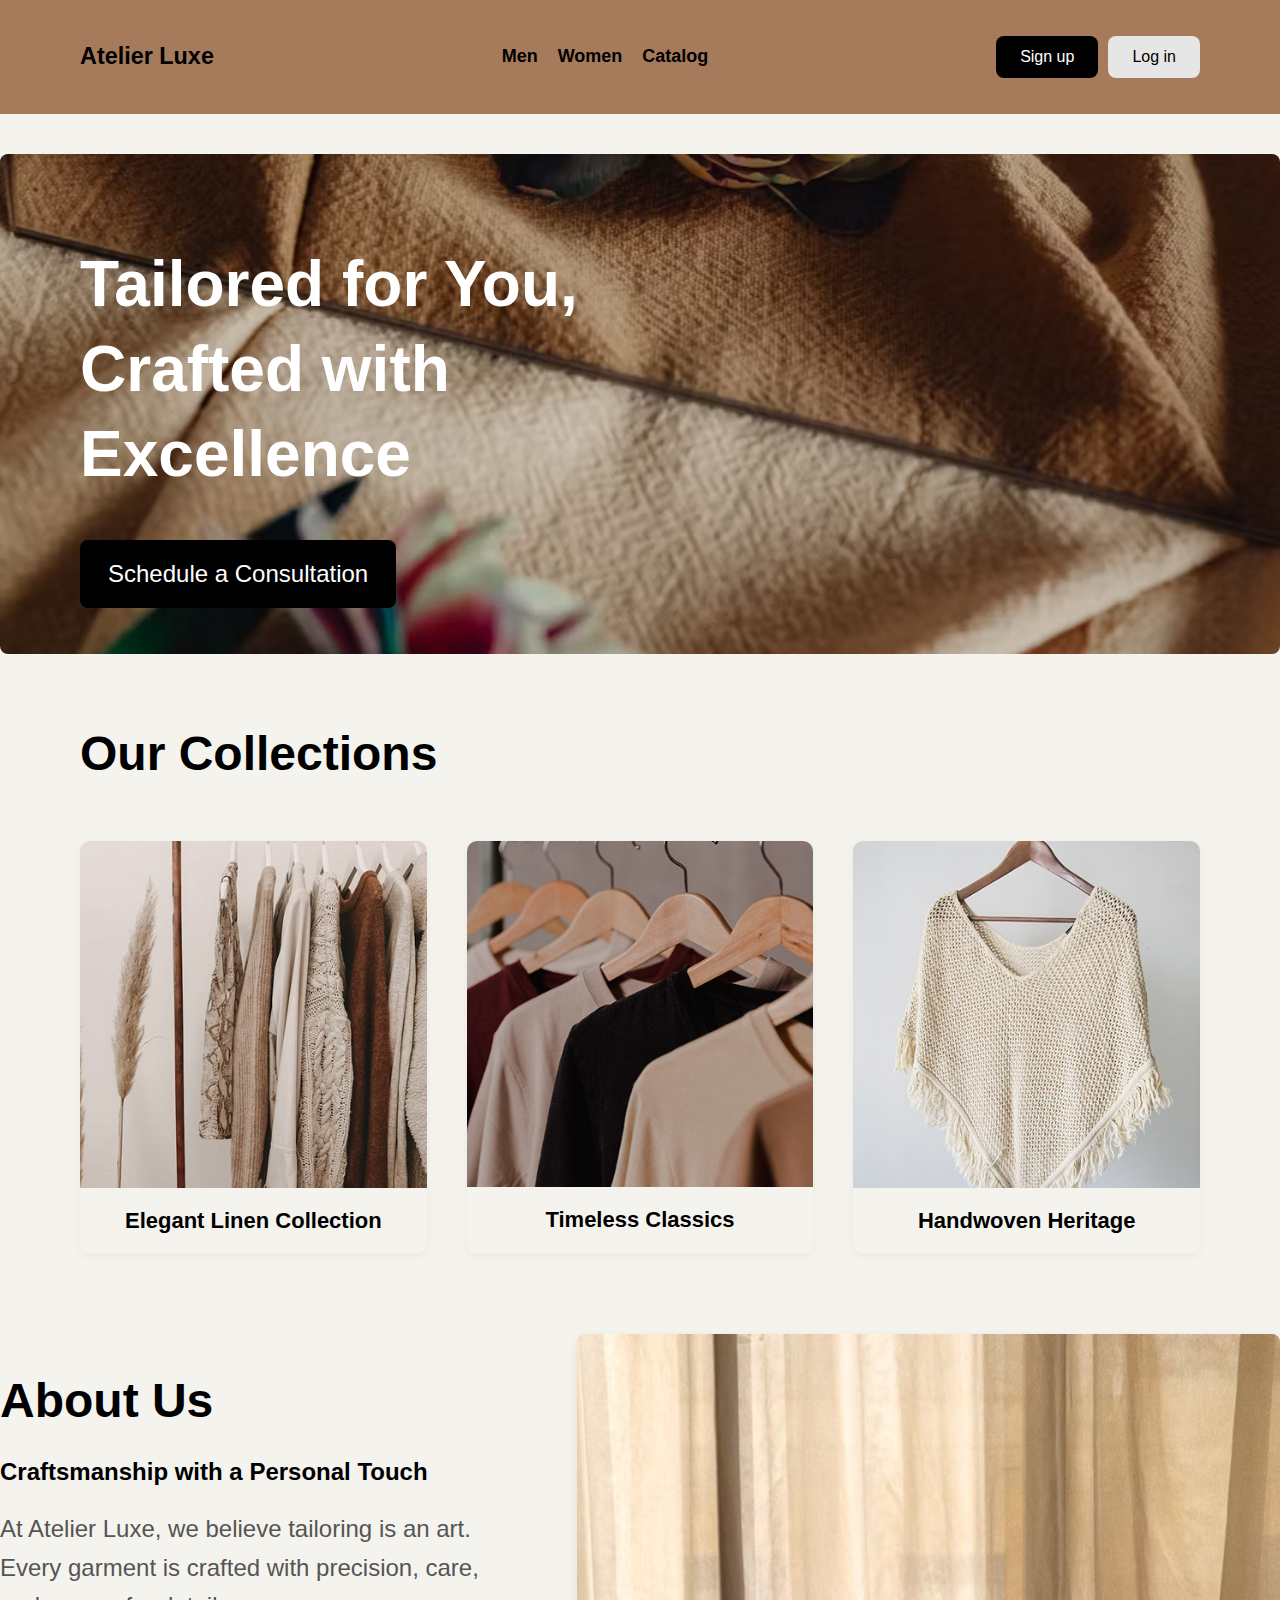
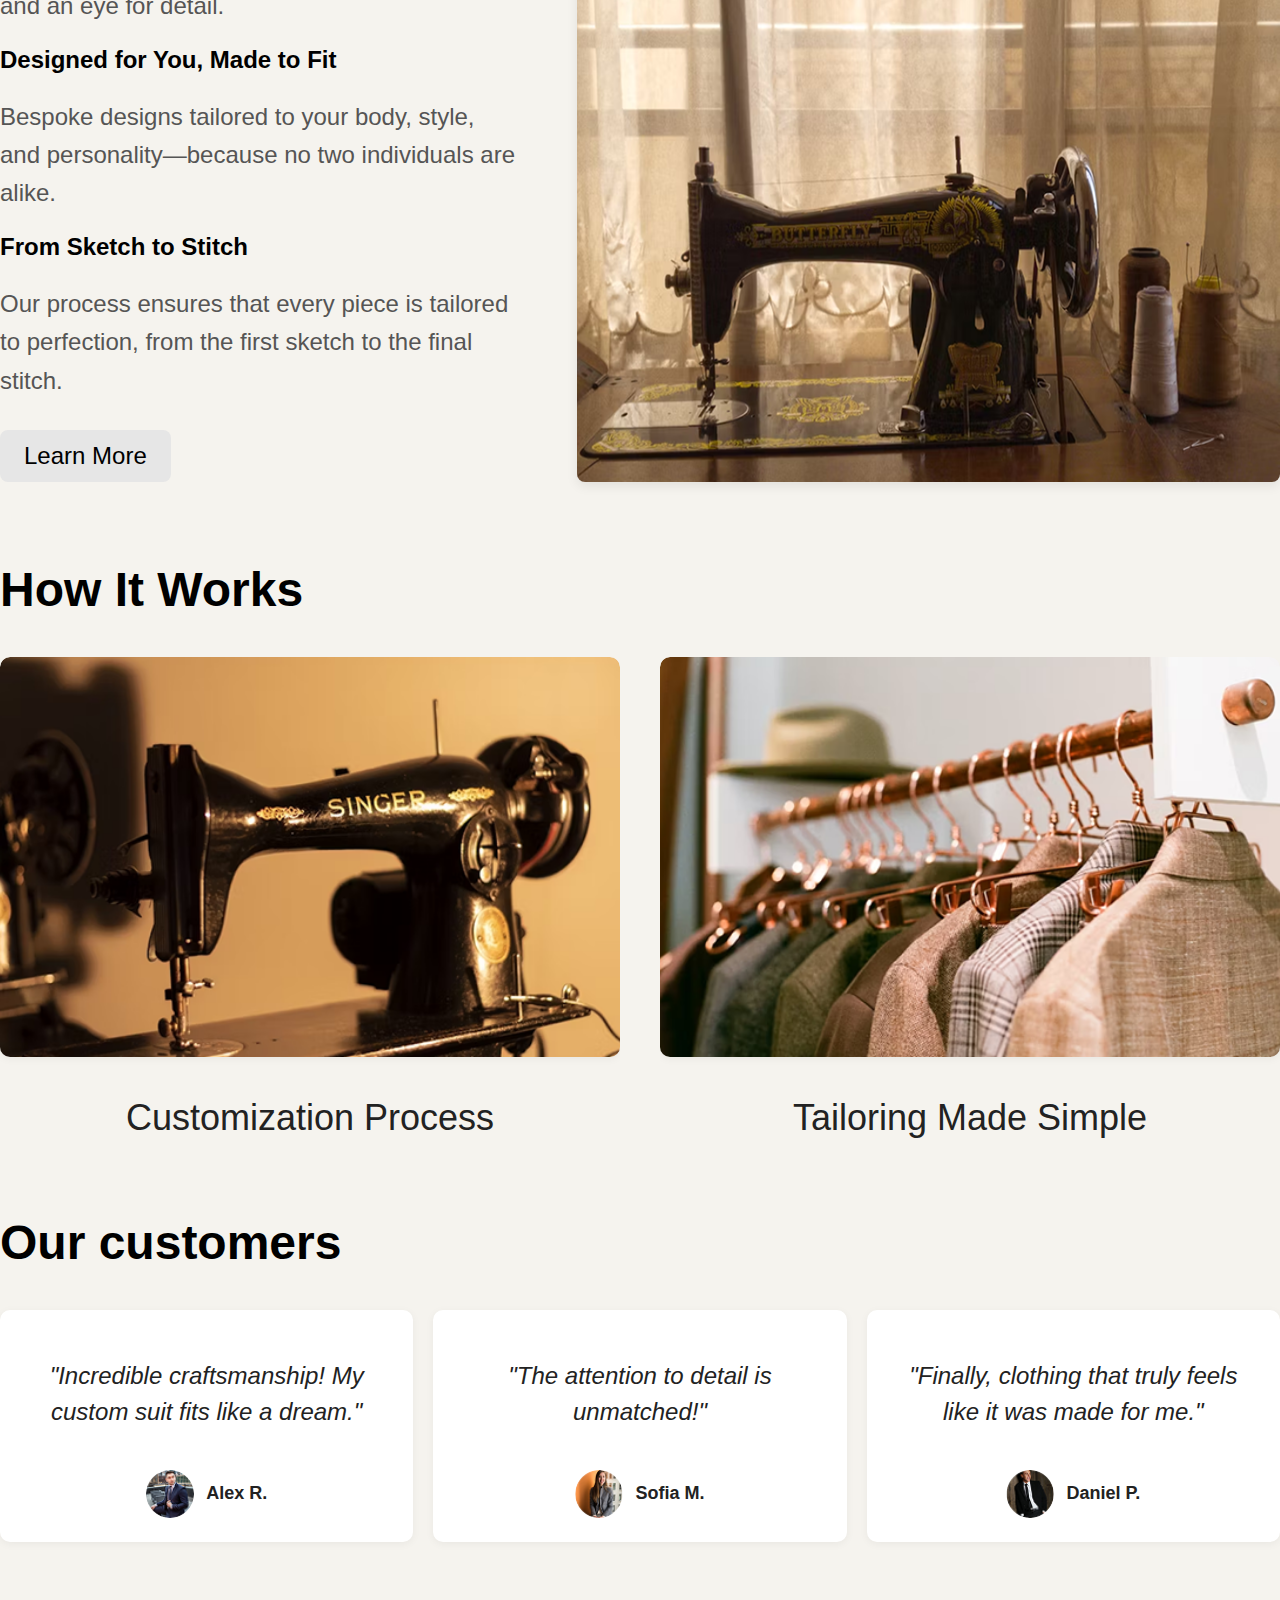
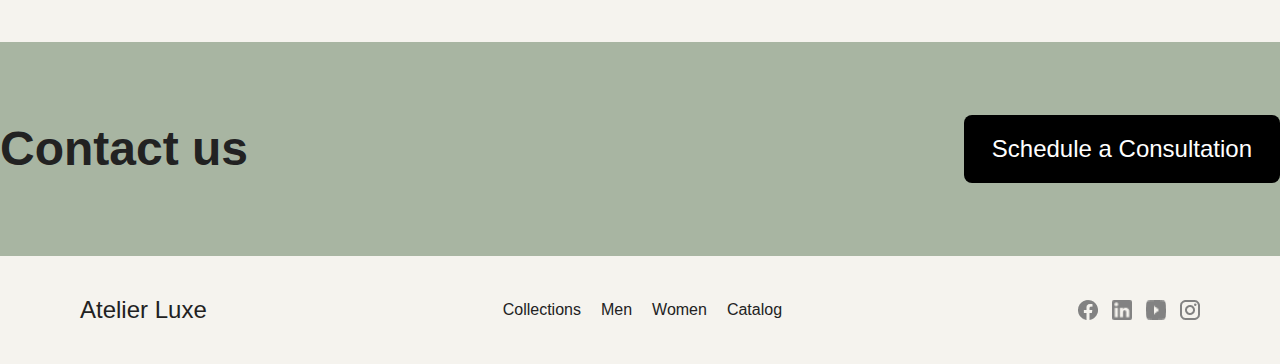
<file: Landing page/index.html>
<!DOCTYPE html>
<html lang="en">
<head>
    <meta charset="UTF-8">
    <meta name="viewport" content="width=device-width, initial-scale=1.0">
    <title>Atelier Luxe</title>
    <link rel="stylesheet" href="styles.css">
</head>
<body>

    <header class="header">
        <div class="container header-inner">
          <div class="logo"><h3>Atelier Luxe</h3></div>
          <nav class="nav">
            <a href="#collections">Men</a>
            <a href="#collections">Women</a>
            <a href="#collections">Catalog</a>
          </nav>
          <div class="auth-buttons">
            <button class="signup">Sign up</button>
            <button class="login">Log in</button>
          </div>
        </div>
    </header>
    
    <section class="hero container">
        <div class="hero-content">
            <h1>Tailored for You, Crafted with Excellence</h1>
            <button class="primary-btn">Schedule a Consultation</button>
        </div>
    </section>

    <section class="collections">
        <div class="collections-content">
          <h1>Our Collections</h1>
          <div class="collection-cards">
            <div class="collection-card">
              <img src="collection1.png" alt="Elegant Linen Collection">
              <h3>Elegant Linen Collection</h3>
            </div>
            <div class="collection-card">
              <img src="collection2.png" alt="Timeless Classics">
              <h3>Timeless Classics</h3>
            </div>
            <div class="collection-card">
              <img src="collection3.png" alt="Handwoven Heritage">
              <h3>Handwoven Heritage</h3>
            </div>
          </div>
        </div>
    </section>

    <section class="about-section">
        <div class="about-text">
            <h2>About Us</h2>
            <h3>Craftsmanship with a Personal Touch</h3>
            <p>At Atelier Luxe, we believe tailoring is an art. Every garment is crafted with precision, care, and an eye for detail.</p>
            <h3>Designed for You, Made to Fit</h3>
            <p>Bespoke designs tailored to your body, style, and personality—because no two individuals are alike.</p>
            <h3>From Sketch to Stitch</h3>
            <p>Our process ensures that every piece is tailored to perfection, from the first sketch to the final stitch.</p>
            <button class="secondary-btn">Learn More</button>
        </div>
        <img src="aboutus.png" alt="Sewing Machine">
    </section>

    <section class="how-it-works">
        <h2>How It Works</h2>
        <div class="how-it-works-container">
            <div class="how-card">
                <img src="process1.png" alt="Customization Process">
                <p>Customization Process</p>
            </div>
            <div class="how-card">
                <img src="process2.png" alt="Tailoring Made Simple">
                <p>Tailoring Made Simple</p>
            </div>
        </div>
    </section>

    <section class="testimonials">
        <h2>Our customers</h2>
        <div class="testimonial-container">
            <div class="customer-quote">
                <p>"Incredible craftsmanship! My custom suit fits like a dream."</p>
                <div class="customer-avatar">
                    <img src="avatar1.png" alt="Alex R.">
                    <span>Alex R.</span>
                </div>
            </div>
            <div class="customer-quote">
                <p>"The attention to detail is unmatched!"</p>
                <div class="customer-avatar">
                    <img src="avatar2.png" alt="Sofia M.">
                    <span>Sofia M.</span>
                </div>
            </div>
            <div class="customer-quote">
                <p>"Finally, clothing that truly feels like it was made for me."</p>
                <div class="customer-avatar">
                    <img src="avatar3.png" alt="Daniel P.">
                    <span>Daniel P.</span>
                </div>
            </div>
        </div>
    </section>

    <section class="contact">
        <div class="contact-inner">
        <h2>Contact us</h2>
        <button class="primary-btn">Schedule a Consultation</button>
        </div>
    </section>

    <footer>
        <div class="footer-inner">
          <div class="footer-logo">Atelier Luxe</div>
          
          <nav class="footer-nav">
            <a href="#collections">Collections</a>
            <a href="#collections">Men</a>
            <a href="#collections">Women</a>
            <a href="#collections">Catalog</a>
          </nav>
      
          <div class="social-icons">
            <img src="FB_Icon.png" alt="Facebook">
            <img src="In_Icon.png" alt="LinkedIn">
            <img src="YT_Icon.png" alt="YouTube">
            <img src="Inst_Icon.png" alt="Instagram">
          </div>
        </div>
      </footer>
</body>
</html>
</file>
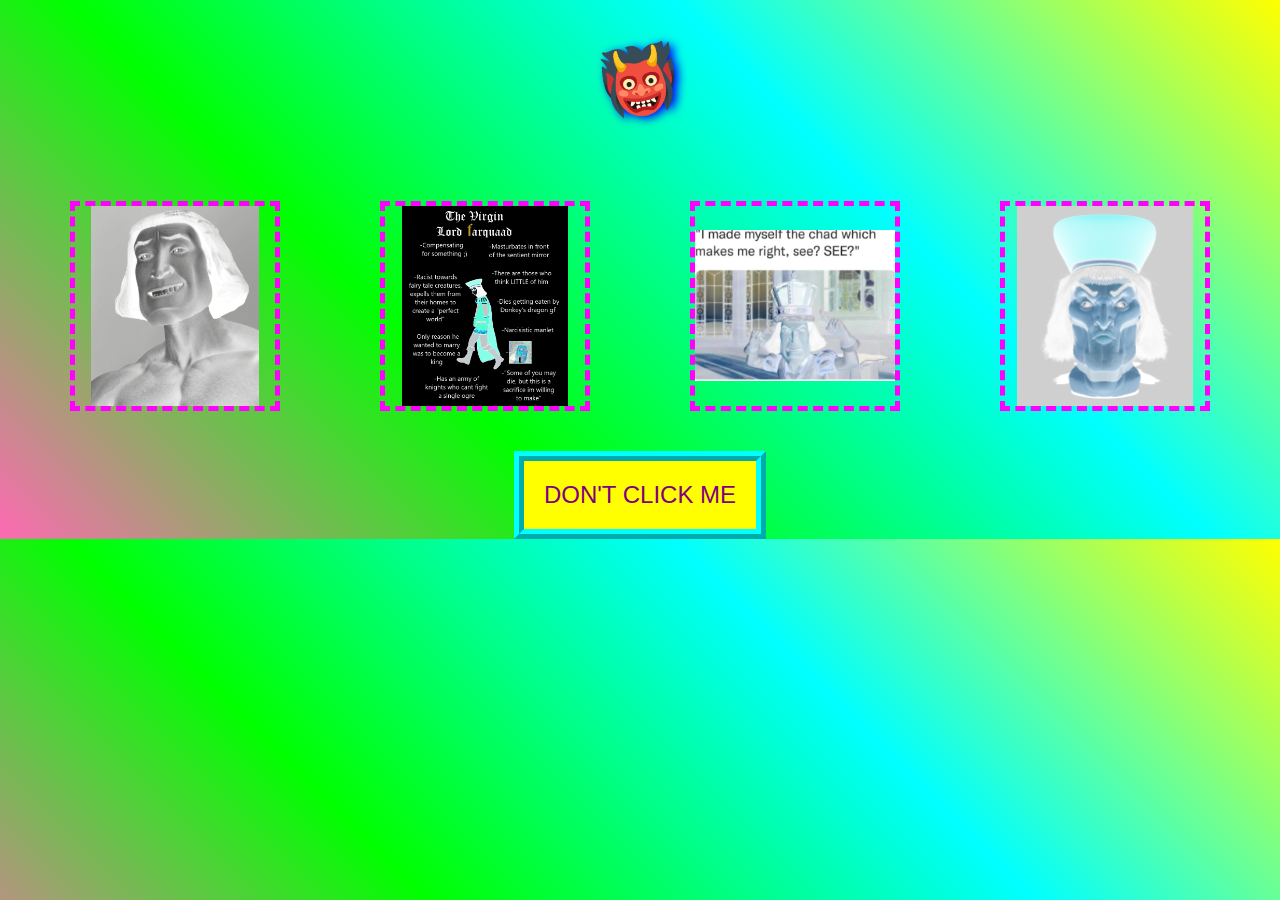
<file: Meme/index.html>
<!DOCTYPE html>
<html lang="en">
<head>
  <meta charset="UTF-8">
  <title>UGLY PAGE CHALLENGE</title>
  <link rel="stylesheet" href="styles.css">
</head>
<body>
  <h1>👹</h1>

  <div class="pic-container">
    <div class="pic"><img src="sigma1.png" alt="pic 1"></div>
    <div class="pic"><img src="sigma2.webp" alt="pic 2"></div>
    <div class="pic"><img src="sigma3.jpg" alt="pic 3"></div>
    <div class="pic"><img src="sigma4.jpg" alt="pic 4"></div>
  </div>

  <div style="text-align:center;">
    <button class="crazy-button">DON'T CLICK ME</button>
  </div>
</body>
</html>
</file>
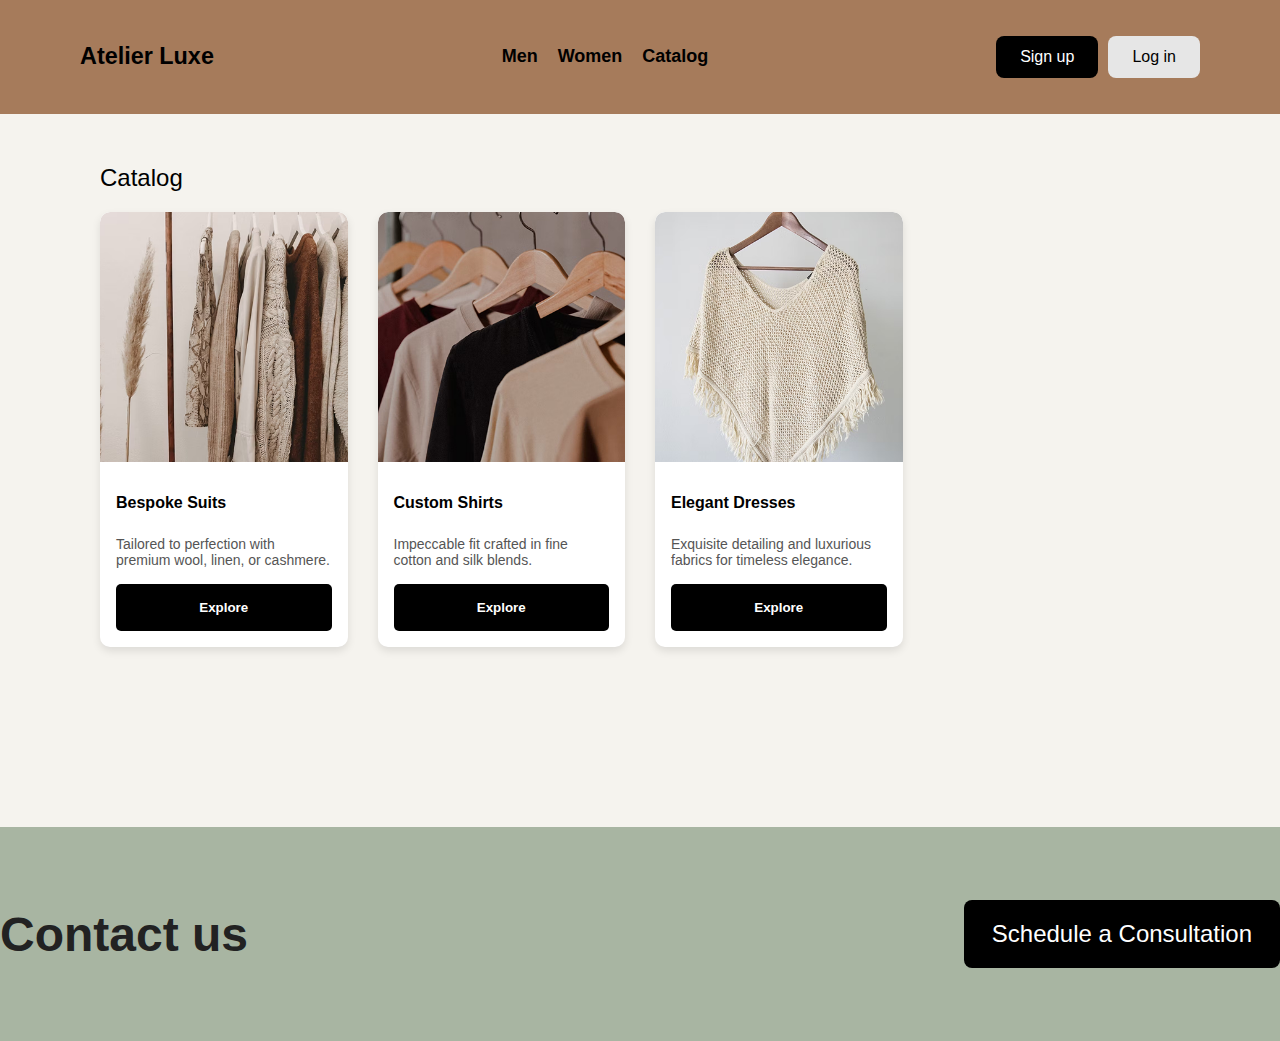
<file: Landing page/catalog.html>
<!DOCTYPE html>
<html lang="en">
<head>
  <meta charset="UTF-8" />
  <meta name="viewport" content="width=device-width, initial-scale=1.0" />
  <title>Catalog - Atelier Luxe</title>
  <link href="https://fonts.googleapis.com/css2?family=Poppins:wght@400;500;700&display=swap" rel="stylesheet" />
  <link rel="stylesheet" href="styles.css" />
</head>
<body>
  <header class="header">
    <div class="container header-inner">
      <div class="logo"><h3>Atelier Luxe</h3></div>
      <nav class="nav">
        <a href="#collections">Men</a>
        <a href="#collections">Women</a>
        <a href="#collections">Catalog</a>
      </nav>
      <div class="auth-buttons">
        <button class="signup">Sign up</button>
        <button class="login">Log in</button>
      </div>
    </div>
  </header>

  <div class="main-title"> Catalog </div>

  <div class="blog-container">
    <div class="blog-card">
      <div class="blog-img">
        <img src="collection1.png" alt="Bespoke Suits">
      </div>
      <div class="blog-content">
        <h3 class="blog-title">Bespoke Suits</h3>
        <p>Tailored to perfection with premium wool, linen, or cashmere.</p>
        <button class="blog-button">Explore</button>
      </div>
    </div>

    <div class="blog-card">
      <div class="blog-img">
        <img src="collection2.png" alt="Custom Shirts">
      </div>
      <div class="blog-content">
        <h3 class="blog-title">Custom Shirts</h3>
        <p>Impeccable fit crafted in fine cotton and silk blends.</p>
        <button class="blog-button">Explore</button>
      </div>
    </div>

    <div class="blog-card">
      <div class="blog-img">
        <img src="collection3.png" alt="Elegant Dresses">
      </div>
      <div class="blog-content">
        <h3 class="blog-title">Elegant Dresses</h3>
        <p>Exquisite detailing and luxurious fabrics for timeless elegance.</p>
        <button class="blog-button">Explore</button>
      </div>
    </div>
  </div>

  <section class="contact">
    <div class="contact-inner">
      <h2>Contact us</h2>
      <button class="primary-btn">Schedule a Consultation</button>
    </div>
  </section>
</body>
</html>
</file>
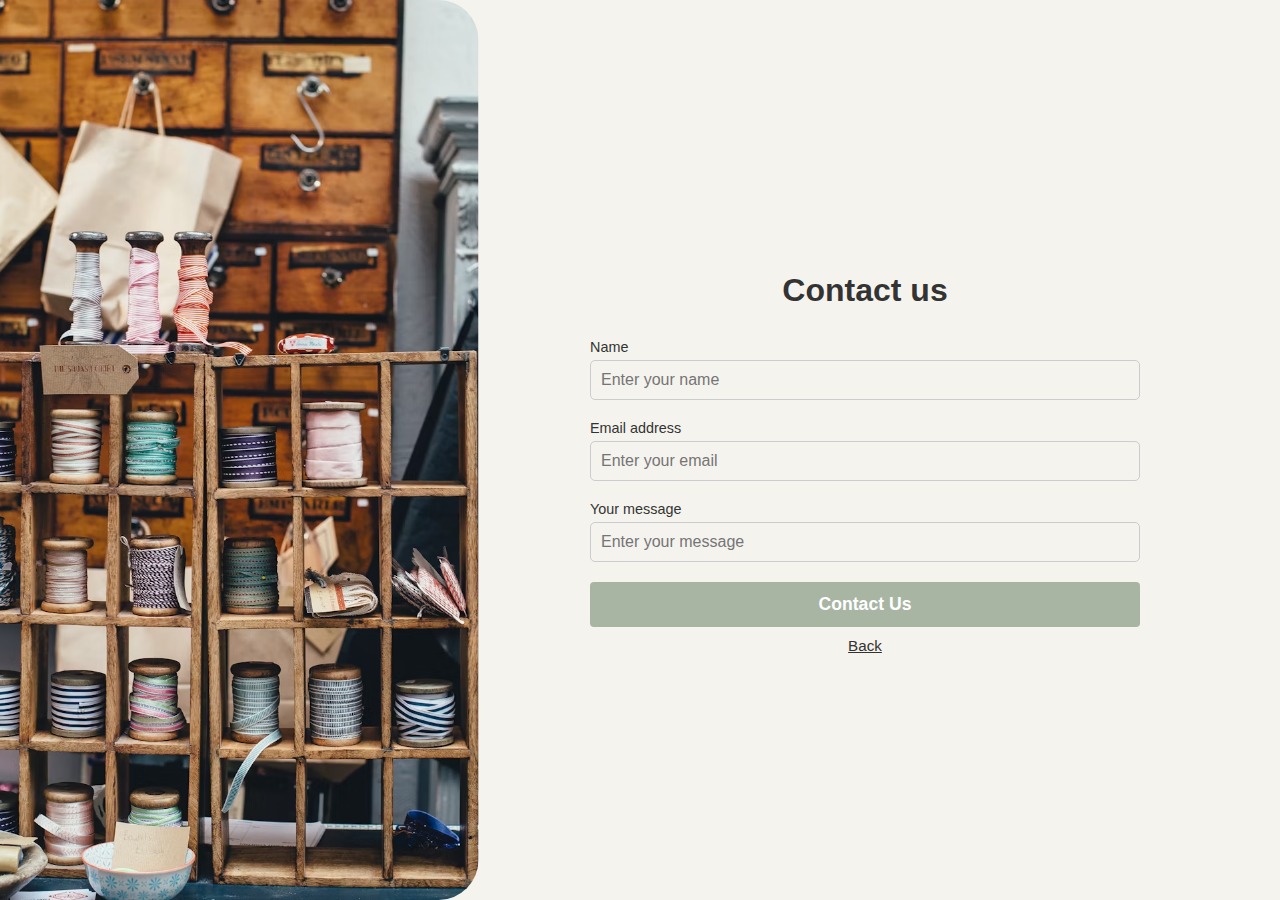
<file: Landing page/contactus.html>
<!DOCTYPE html>
<html lang="en">
<head>
  <meta charset="UTF-8" />
  <meta name="viewport" content="width=device-width, initial-scale=1.0"/>
  <title>Contact Us - Atelier Luxe</title>
  <link rel="stylesheet" href="styles.css" />
</head>
<body>
  <div class="contact-container">
    <div class="contact-image">
      <img src="contactus.png" alt="Showroom interior" />
    </div>

    <div class="contact-form">
      <h2>Contact us</h2>
      <form>
        <label>Name</label>
        <input type="text" placeholder="Enter your name" />

        <label>Email address</label>
        <input type="email" placeholder="Enter your email" />

        <label>Your message</label>
        <input type="text" placeholder="Enter your message" />

        <button type="submit" class="contact-btn">Contact Us</button>
      </form>

      <a href="index.html" class="back-link">Back</a>
    </div>
  </div>
</body>
</html>
</file>
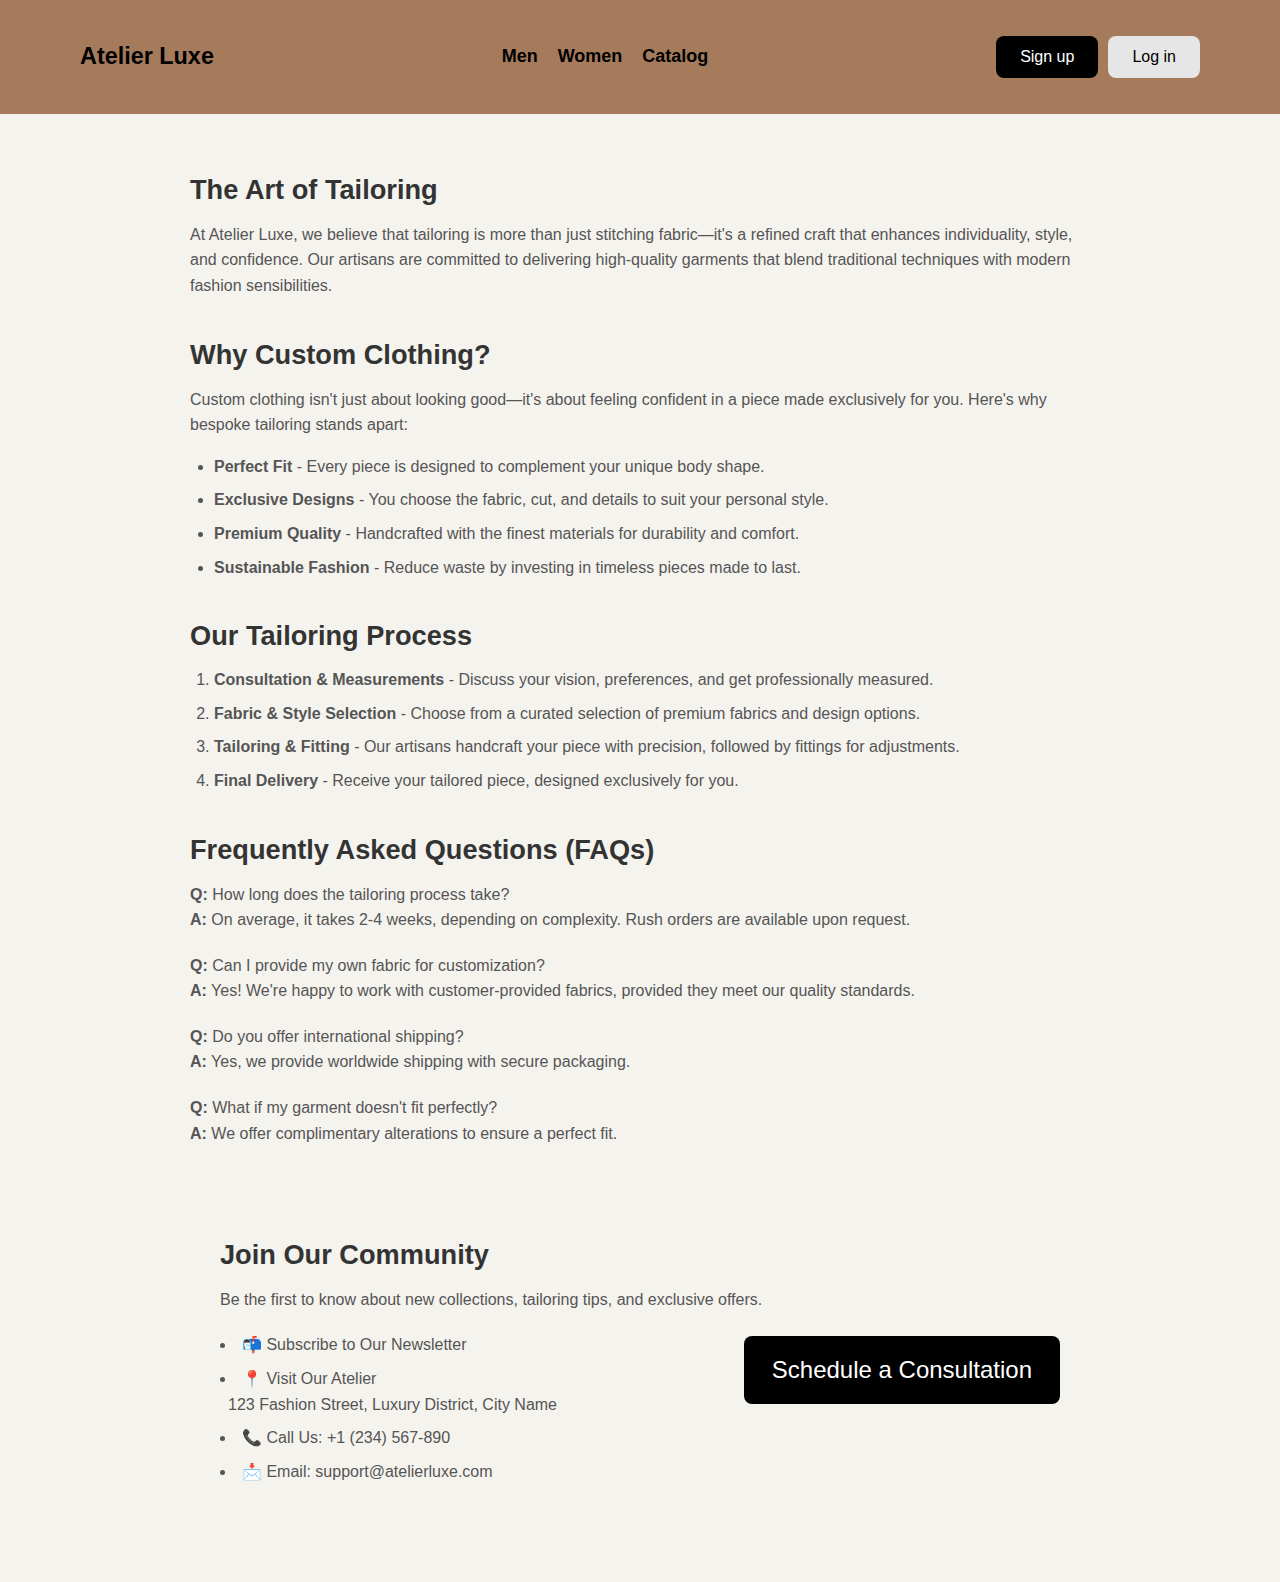
<file: Landing page/infopage.html>
<!DOCTYPE html>
<html lang="en">
<head>
  <meta charset="UTF-8" />
  <meta name="viewport" content="width=device-width, initial-scale=1.0"/>
  <title>About - Atelier Luxe</title>
  <link rel="stylesheet" href="styles.css" />
</head>
<body>

    <header class="header">
        <div class="container header-inner">
          <div class="logo"><h3>Atelier Luxe</h3></div>
          <nav class="nav">
            <a href="#collections">Men</a>
            <a href="#collections">Women</a>
            <a href="#collections">Catalog</a>
          </nav>
          <div class="auth-buttons">
            <button class="signup">Sign up</button>
            <button class="login">Log in</button>
          </div>
        </div>
    </header>

    <div class="info-page">
    <section class="info-section">
      <h2>The Art of Tailoring</h2>
      <p>
        At Atelier Luxe, we believe that tailoring is more than just stitching fabric—it's a refined craft 
        that enhances individuality, style, and confidence. Our artisans are committed to delivering 
        high-quality garments that blend traditional techniques with modern fashion sensibilities.
      </p>
    </section>

    <section class="info-section">
      <h2>Why Custom Clothing?</h2>
      <p>Custom clothing isn't just about looking good—it's about feeling confident in a piece made exclusively for you. Here's why bespoke tailoring stands apart:</p>
      <ul>
        <li><strong>Perfect Fit</strong> - Every piece is designed to complement your unique body shape.</li>
        <li><strong>Exclusive Designs</strong> - You choose the fabric, cut, and details to suit your personal style.</li>
        <li><strong>Premium Quality</strong> - Handcrafted with the finest materials for durability and comfort.</li>
        <li><strong>Sustainable Fashion</strong> - Reduce waste by investing in timeless pieces made to last.</li>
      </ul>
    </section>

    <section class="info-section">
      <h2>Our Tailoring Process</h2>
      <ol>
        <li><strong>Consultation & Measurements</strong> - Discuss your vision, preferences, and get professionally measured.</li>
        <li><strong>Fabric & Style Selection</strong> - Choose from a curated selection of premium fabrics and design options.</li>
        <li><strong>Tailoring & Fitting</strong> - Our artisans handcraft your piece with precision, followed by fittings for adjustments.</li>
        <li><strong>Final Delivery</strong> - Receive your tailored piece, designed exclusively for you.</li>
      </ol>
    </section>

    <section class="info-section">
      <h2>Frequently Asked Questions (FAQs)</h2>
      <div class="faq">
        <p><strong>Q:</strong> How long does the tailoring process take?<br>
        <strong>A:</strong> On average, it takes 2-4 weeks, depending on complexity. Rush orders are available upon request.</p>

        <p><strong>Q:</strong> Can I provide my own fabric for customization?<br>
        <strong>A:</strong> Yes! We're happy to work with customer-provided fabrics, provided they meet our quality standards.</p>

        <p><strong>Q:</strong> Do you offer international shipping?<br>
        <strong>A:</strong> Yes, we provide worldwide shipping with secure packaging.</p>

        <p><strong>Q:</strong> What if my garment doesn't fit perfectly?<br>
        <strong>A:</strong> We offer complimentary alterations to ensure a perfect fit.</p>
      </div>
    </section>

    <section class="info-section contact-block">
        <h2>Join Our Community</h2>
        <p>Be the first to know about new collections, tailoring tips, and exclusive offers.</p>
      
        <div class="contact-details">
            <div class="contact-text">
              <ul>
                <li>📬 Subscribe to Our Newsletter</li>
                <li>📍 Visit Our Atelier<br>123 Fashion Street, Luxury District, City Name</li>
                <li>📞 Call Us: +1 (234) 567-890</li>
                <li>📩 Email: support@atelierluxe.com</li>
              </ul>
            </div>
            <a href="#" class="primary-btn">Schedule a Consultation</a>
          </div>          
      </section>
  </div>
</body>
</html>
</file>
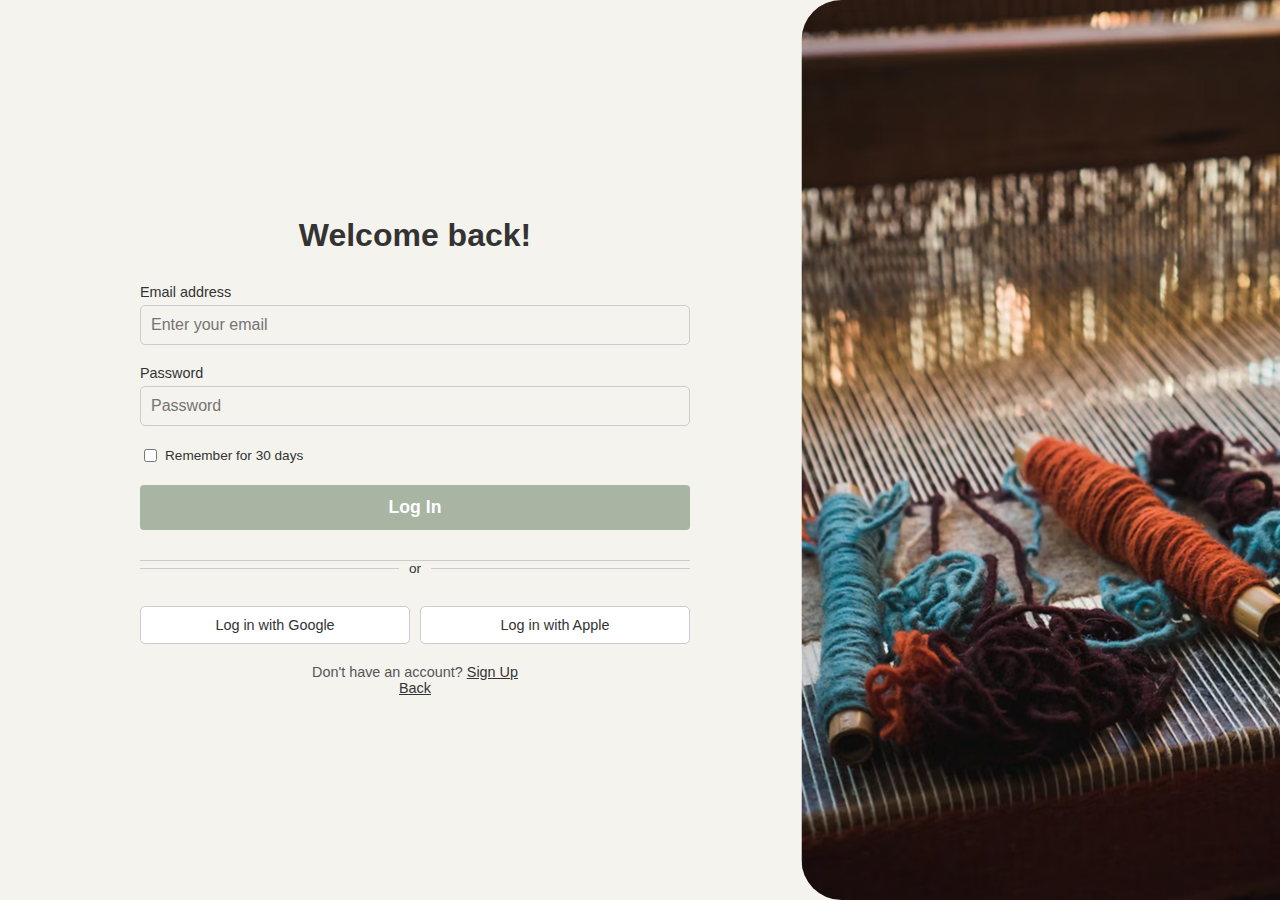
<file: Landing page/login.html>
<!DOCTYPE html>
<html lang="en">
<head>
  <meta charset="UTF-8" />
  <meta name="viewport" content="width=device-width, initial-scale=1.0"/>
  <title>Log In - Atelier Luxe</title>
  <link rel="stylesheet" href="styles.css" />
</head>
<body>
  <div class="login-container">
    <div class="login-form">
      <h2>Welcome back!</h2>
      <form>
        <label>Email address</label>
        <input type="email" placeholder="Enter your email" />

        <label>Password</label>
        <input type="password" placeholder="Password" />

        <label class="checkbox-label">
          <input type="checkbox" />
          <span>Remember for 30 days</span>
        </label>

        <button type="submit" class="login-btn">Log in</button>
      </form>

      <div class="divider"><span>or</span></div>

      <div class="social-buttons">
        <button class="google-btn">Log in with Google</button>
        <button class="apple-btn">Log in with Apple</button>
      </div>

      <p class="signup-prompt">
        Don't have an account? <a href="signup.html">Sign Up</a><br />
        <a href="#">Back</a>
      </p>
    </div>

    <div class="login-image">
      <img src="loginphoto.png" alt="Yarn and Weaving" />
    </div>
  </div>
</body>
</html>
</file>
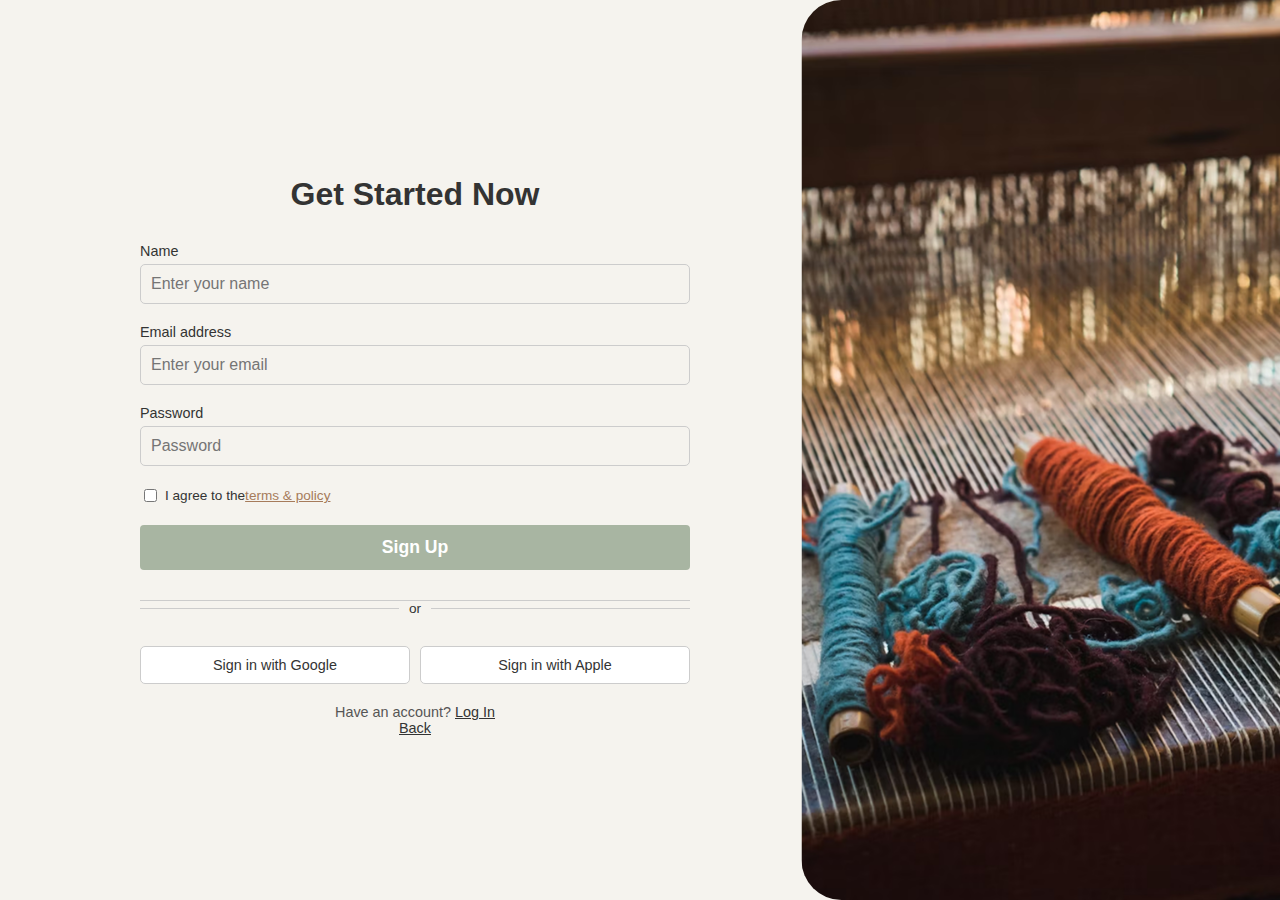
<file: Landing page/signup.html>
<!DOCTYPE html>
<html lang="en">
<head>
  <meta charset="UTF-8" />
  <meta name="viewport" content="width=device-width, initial-scale=1.0"/>
  <title>Sign Up - Atelier Luxe</title>
  <link rel="stylesheet" href="styles.css" />
</head>
<body>
  <div class="signup-container">
    <div class="signup-form">
      <h2>Get Started Now</h2>
      <form>
        <label>Name</label>
        <input type="text" placeholder="Enter your name" />

        <label>Email address</label>
        <input type="email" placeholder="Enter your email" />

        <label>Password</label>
        <input type="password" placeholder="Password" />

        <label class="checkbox-label">
          <input type="checkbox" />
          I agree to the <a href="#">terms & policy</a>
        </label>

        <button type="submit" class="signup-btn">Sign up</button>
      </form>

      <div class="divider"><span>or</span></div>

      <div class="social-buttons">
        <button class="google-btn">Sign in with Google</button>
        <button class="apple-btn">Sign in with Apple</button>
      </div>

      <p class="login-prompt">
        Have an account? <a href="#">Log In</a><br />
        <a href="#">Back</a>
      </p>
    </div>

    <div class="signup-image">
      <img src="loginphoto.png" alt="Yarn and Weaving" />
    </div>
  </div>
</body>
</html>
</file>
<file: Landing page/styles.css>
.signup-container {
  display: flex;
  min-height: 100vh;
  height: 100dvh;
  background-color: #F5F3EE;
  overflow: hidden;
}
.signup-container .signup-form {
  flex: 1;
  padding: 80px 40px;
  margin-left: 100px;
  display: flex;
  flex-direction: column;
  justify-content: center;
  max-width: 600px;
}
.signup-container .signup-form h2 {
  font-size: 2rem;
  color: #333;
  margin-bottom: 20px;
  text-align: center;
}
.signup-container .signup-form form {
  display: flex;
  flex-direction: column;
}
.signup-container .signup-form form label {
  margin: 10px 0 5px;
  font-size: 0.9rem;
  color: #333;
}
.signup-container .signup-form form input[type=text],
.signup-container .signup-form form input[type=email],
.signup-container .signup-form form input[type=password] {
  padding: 10px;
  border: 1px solid #ccc;
  border-radius: 5px;
  font-size: 1rem;
  background: #F5F3EE;
  margin-bottom: 10px;
}
.signup-container .signup-form form .checkbox-label {
  display: flex;
  align-items: center;
  font-size: 0.85rem;
  margin: 10px 0;
}
.signup-container .signup-form form .checkbox-label input {
  margin-right: 8px;
}
.signup-container .signup-form form .checkbox-label a {
  color: #A67B5B;
  text-decoration: underline;
}
.signup-container .signup-form form .signup-btn {
  padding: 10px 20px;
  background-color: #A8B5A2;
  color: #fff;
  border: none;
  border-radius: 4px;
  cursor: pointer;
  font-size: 1.1rem;
  padding: 12px;
  margin-top: 10px;
  text-transform: capitalize;
  font-weight: bold;
}
.signup-container .signup-form .signup-btn:hover {
  background: #ccc;
}
.signup-container .signup-form .divider {
  display: flex;
  align-items: center;
  margin: 30px 0;
}
.signup-container .signup-form .divider::before, .signup-container .signup-form .divider::after {
  content: "";
  flex: 1;
  height: 1px;
  background: #ccc;
}
.signup-container .signup-form .divider span {
  padding: 0 10px;
  color: #333;
  font-size: 0.85rem;
}
.signup-container .signup-form .social-buttons {
  display: flex;
  gap: 10px;
}
.signup-container .signup-form .social-buttons button {
  flex: 1;
  padding: 10px;
  font-size: 0.9rem;
  border-radius: 5px;
  border: 1px solid #ccc;
  cursor: pointer;
  background: #fff;
  color: #333;
  transition: 0.3s ease;
}
.signup-container .signup-form .social-buttons button:hover {
  background: #ccc;
}
.signup-container .signup-form .login-prompt {
  margin-top: 20px;
  font-size: 0.9rem;
  color: #555;
  text-align: center;
}
.signup-container .signup-form .login-prompt a {
  color: #333;
  text-decoration: underline;
}
.signup-container .signup-image {
  flex: 1;
  overflow: hidden;
}
.signup-container .signup-image img {
  width: 100%;
  height: 100%;
  -o-object-fit: cover;
     object-fit: cover;
  -o-object-position: center;
     object-position: center;
  transform: translateX(13%);
  border-top-left-radius: 40px;
  border-bottom-left-radius: 40px;
  display: block;
}
@media (max-width: 768px) {
  .signup-container {
    flex-direction: column;
  }
  .signup-container .signup-image {
    display: none;
  }
  .signup-container .signup-form {
    min-width: 100%;
    padding: 40px 20px;
  }
}

.login-container {
  display: flex;
  min-height: 100vh;
  height: 100dvh;
  background-color: #F5F3EE;
  overflow: hidden;
}
.login-container .login-form {
  flex: 1;
  padding: 80px 40px;
  margin-left: 100px;
  display: flex;
  flex-direction: column;
  justify-content: center;
  max-width: 600px;
}
.login-container .login-form h2 {
  font-size: 2rem;
  color: #333;
  margin-bottom: 20px;
  text-align: center;
}
.login-container .login-form form {
  display: flex;
  flex-direction: column;
}
.login-container .login-form form label {
  margin: 10px 0 5px;
  font-size: 0.9rem;
  color: #333;
}
.login-container .login-form form input[type=email],
.login-container .login-form form input[type=password] {
  padding: 10px;
  border: 1px solid #ccc;
  border-radius: 5px;
  font-size: 1rem;
  background: #F5F3EE;
  margin-bottom: 10px;
}
.login-container .login-form form .checkbox-label {
  display: flex;
  align-items: center;
  font-size: 0.85rem;
  margin: 10px 0;
}
.login-container .login-form form .checkbox-label input {
  margin-right: 8px;
}
.login-container .login-form form .checkbox-label a {
  color: #A67B5B;
  text-decoration: underline;
}
.login-container .login-form form .login-btn {
  padding: 10px 20px;
  background-color: #A8B5A2;
  color: #fff;
  border: none;
  border-radius: 4px;
  cursor: pointer;
  font-size: 1.1rem;
  padding: 12px;
  margin-top: 10px;
  text-transform: capitalize;
  font-weight: bold;
}
.login-container .login-form .login-btn:hover {
  background: #ccc;
}
.login-container .login-form .divider {
  display: flex;
  align-items: center;
  margin: 30px 0;
}
.login-container .login-form .divider::before, .login-container .login-form .divider::after {
  content: "";
  flex: 1;
  height: 1px;
  background: #ccc;
}
.login-container .login-form .divider span {
  padding: 0 10px;
  color: #333;
  font-size: 0.85rem;
}
.login-container .login-form .social-buttons {
  display: flex;
  gap: 10px;
}
.login-container .login-form .social-buttons button {
  flex: 1;
  padding: 10px;
  font-size: 0.9rem;
  border-radius: 5px;
  border: 1px solid #ccc;
  cursor: pointer;
  background: #fff;
  color: #333;
  transition: 0.3s ease;
}
.login-container .login-form .social-buttons button:hover {
  background: #ccc;
}
.login-container .login-form .signup-prompt {
  margin-top: 20px;
  font-size: 0.9rem;
  color: #555;
  text-align: center;
}
.login-container .login-form .signup-prompt a {
  color: #333;
  text-decoration: underline;
}
.login-container .login-image {
  flex: 1;
  overflow: hidden;
}
.login-container .login-image img {
  width: 100%;
  height: 100%;
  -o-object-fit: cover;
     object-fit: cover;
  -o-object-position: center;
     object-position: center;
  transform: translateX(13%);
  border-top-left-radius: 40px;
  border-bottom-left-radius: 40px;
  display: block;
}
@media (max-width: 768px) {
  .login-container {
    flex-direction: column;
  }
  .login-container .login-image {
    display: none;
  }
  .login-container .login-form {
    min-width: 100%;
    padding: 40px 20px;
    margin-left: 0;
  }
}

.contact-container {
  display: flex;
  min-height: 100vh;
  height: 100dvh;
  background-color: #F5F3EE;
  overflow: hidden;
}
.contact-container .contact-image {
  flex: 1;
  overflow: hidden;
}
.contact-container .contact-image img {
  width: 100%;
  height: 100%;
  -o-object-fit: cover;
     object-fit: cover;
  -o-object-position: center;
     object-position: center;
  transform: translateX(-13%);
  border-top-right-radius: 40px;
  border-bottom-right-radius: 40px;
  display: block;
}
.contact-container .contact-form {
  flex: 1;
  padding: 80px 40px;
  margin-right: 100px;
  display: flex;
  flex-direction: column;
  justify-content: center;
  max-width: 600px;
}
.contact-container .contact-form h2 {
  font-size: 2rem;
  color: #333;
  margin-bottom: 20px;
  text-align: center;
}
.contact-container .contact-form form {
  display: flex;
  flex-direction: column;
}
.contact-container .contact-form form label {
  margin: 10px 0 5px;
  font-size: 0.9rem;
  color: #333;
}
.contact-container .contact-form form input[type=text],
.contact-container .contact-form form input[type=email] {
  padding: 10px;
  border: 1px solid #ccc;
  border-radius: 5px;
  font-size: 1rem;
  background: #F5F3EE;
  margin-bottom: 10px;
}
.contact-container .contact-form form .contact-btn {
  padding: 10px 20px;
  background-color: #A8B5A2;
  color: #fff;
  border: none;
  border-radius: 4px;
  cursor: pointer;
  font-size: 1.1rem;
  padding: 12px;
  margin-top: 10px;
  text-transform: capitalize;
  font-weight: bold;
}
.contact-container .contact-form form .contact-btn:hover {
  background: #ccc;
}
.contact-container .contact-form .back-link {
  margin-top: 10px;
  color: #333;
  text-decoration: underline;
  font-size: 0.95rem;
  text-align: center;
}
@media (max-width: 768px) {
  .contact-container {
    flex-direction: column;
  }
  .contact-container .contact-image {
    display: none;
  }
  .contact-container .contact-form {
    min-width: 100%;
    padding: 40px 20px;
    margin-right: 0;
  }
}

.info-page {
  max-width: 900px;
  margin: 60px auto;
  padding: 0 20px;
  font-family: "Lato", sans-serif;
  color: #333;
  background-color: #F5F3EE;
}
.info-page .info-section {
  margin-bottom: 40px;
}
.info-page .info-section h2 {
  font-size: 1.7rem;
  margin-bottom: 15px;
  color: #333;
}
.info-page .info-section p, .info-page .info-section li {
  font-size: 1rem;
  color: #555;
  line-height: 1.6;
}
.info-page .info-section ul, .info-page .info-section ol {
  margin: 0;
  padding-left: 1.5rem;
  list-style-position: outside;
}
.info-page .info-section ul li, .info-page .info-section ol li {
  padding-left: 0.5rem;
  text-indent: -0.5rem;
  margin-bottom: 8px;
  line-height: 1.6;
}
.info-page .info-section .faq p {
  margin-bottom: 20px;
}
.info-page .contact-block {
  padding: 30px;
  border-radius: 10px;
  background: #F5F3EE;
}
.info-page .contact-block h2 {
  margin-bottom: 10px;
}
.info-page .contact-block p {
  margin-bottom: 20px;
  color: #555;
}
.info-page .contact-block .contact-details {
  display: flex;
  justify-content: space-between;
  align-items: flex-start;
  flex-wrap: nowrap;
  gap: 20px;
}
.info-page .contact-block .contact-details .contact-text {
  flex: 1 1 60%;
}
.info-page .contact-block .contact-details ul {
  margin: 0;
  padding: 0;
  line-height: 1.8;
  font-size: 0.95rem;
  list-style-type: disc;
  list-style-position: inside;
}
.info-page .contact-block .contact-details .primary-btn {
  flex-shrink: 0;
  align-self: flex-start;
  margin-top: 0;
  transform: translateY(4px);
  height: -moz-fit-content;
  height: fit-content;
  white-space: nowrap;
  text-decoration: none;
}

body {
  margin: 0;
  font-family: "Lato", sans-serif;
}

.header {
  display: flex;
  justify-content: space-between;
  align-items: center;
  padding: 20px 100px;
  background: #fff;
}
.header .logo {
  font-weight: bold;
  font-size: 20px;
  color: #000;
}
.header .nav-links {
  display: flex;
  align-items: center;
  font-size: 18px;
}
.header .nav-links a {
  text-decoration: none;
  color: #000;
  margin-right: 40px;
}

.divider {
  border: none;
  border-top: 1px solid #ccc;
  margin: 0;
}

.main-title {
  display: flex;
  justify-content: space-between;
  align-items: center;
  margin-top: 40px;
  font-size: 24px;
  padding: 10px 100px 20px;
}
.main-title .see-all-button {
  background: #fff;
  border: 1px solid #000;
  padding: 8px 16px;
  border-radius: 5px;
  cursor: pointer;
  font-size: 16px;
  font-weight: bold;
}
.main-title .see-all-button:hover {
  background: #E6E6E6;
}

.blog-container {
  display: grid;
  grid-template-columns: repeat(4, 1fr);
  gap: 30px;
  padding: 0 100px 80px;
}

.blog-card {
  background: #fff;
  border-radius: 10px;
  box-shadow: 0 4px 8px rgba(0, 0, 0, 0.1);
  overflow: hidden;
  transition: transform 0.2s;
}
.blog-card:hover {
  transform: translateY(-4px);
}
.blog-card .blog-img img {
  width: 100%;
  height: 250px;
  -o-object-fit: cover;
     object-fit: cover;
  display: block;
  border-top-left-radius: 10px;
  border-top-right-radius: 10px;
}
.blog-card .blog-content {
  display: flex;
  flex-direction: column;
  justify-content: space-between;
  padding: 16px;
}
.blog-card .blog-content p {
  font-size: 14px;
  color: #555;
  margin-bottom: 8px;
}
.blog-card .blog-content .blog-title {
  font-size: 16px;
  font-weight: bold;
  margin-bottom: 10px;
  color: #000;
}
.blog-card .blog-content .blog-button {
  width: 100%;
  background: #000;
  color: #fff;
  margin-top: 8px;
  padding: 16px;
  border-radius: 5px;
  text-decoration: none;
  font-weight: bold;
  border: none;
  cursor: pointer;
  text-align: center;
}
.blog-card .blog-content .blog-button:hover {
  background: #333;
}

.footer-cta {
  background: #A8B5A2;
  padding: 60px 100px;
  display: flex;
  justify-content: space-between;
  align-items: center;
}
.footer-cta h2 {
  font-size: 24px;
  margin: 0;
  color: #222;
}
.footer-cta .blog-button {
  width: auto;
  background: #000;
  color: #fff;
  padding: 16px 20px;
  font-size: 16px;
  font-weight: bold;
  border-radius: 5px;
  border: none;
  cursor: pointer;
  text-decoration: none;
}
.footer-cta .blog-button:hover {
  background: #333;
}

@media (max-width: 768px) {
  .header {
    flex-direction: column;
    padding: 20px;
    align-items: flex-start;
  }
  .header .nav-links {
    flex-direction: column;
    gap: 10px;
    margin-top: 10px;
    font-size: 16px;
  }
  .header .nav-links a {
    margin-right: 0;
  }
  .main-title {
    flex-direction: column;
    align-items: flex-start;
    padding: 20px;
    font-size: 20px;
  }
  .main-title .see-all-button {
    font-size: 14px;
    padding: 6px 12px;
  }
  .blog-container {
    grid-template-columns: 1fr;
    padding: 0 20px 50px;
  }
  .blog-button {
    font-size: 14px;
    padding: 10px;
  }
  .footer-cta {
    flex-direction: column;
    gap: 20px;
    text-align: center;
  }
  .footer-cta h2 {
    font-size: 20px;
  }
}
html {
  scrollbar-width: none;
  -ms-overflow-style: none;
}

html::-webkit-scrollbar {
  display: none;
}

body {
  font-family: "Lato", sans-serif;
  margin: 0;
  padding: 0;
  background: #F5F3EE;
  width: 100vw;
  overflow-x: hidden;
}

.container {
  width: 100%;
  max-width: 1280px;
  margin: 0 auto;
  padding: 0 80px;
  box-sizing: border-box;
}

.header {
  background-color: #A67B5B;
  width: 100%;
  box-sizing: border-box;
  position: sticky;
  top: 0;
  z-index: 1000;
  padding: 0 80px;
}

.header-inner {
  display: flex;
  justify-content: space-between;
  align-items: center;
  padding: 20px 0;
}

.logo {
  font-size: 20px;
  font-weight: 500;
  color: #000;
}

.nav {
  display: flex;
  gap: 20px;
}

.header .nav a {
  font-weight: 600;
}

.nav a {
  text-decoration: none;
  color: #000;
  font-size: 18px;
  font-weight: 500;
}

.auth-buttons {
  display: flex;
  gap: 10px;
  transition: all 0.3s ease;
}

.signup, .login {
  padding: 12px 24px;
  border: none;
  border-radius: 8px;
  font-size: 16px;
  cursor: pointer;
  transition: background-color 0.3s ease, transform 0.3s ease;
}

.signup {
  background-color: #000;
  color: #fff;
}

.signup:hover {
  background-color: #333;
  transform: scale(1.05);
}

.login {
  background-color: #E6E6E6;
  color: #000;
}

.login:hover {
  background-color: #ccc;
  transform: scale(1.05);
}

.hero {
  position: relative;
  width: 100%;
  max-width: 1280px;
  margin: 40px auto;
  border-radius: 8px;
  overflow: hidden;
  background: url("hero.png") no-repeat center center/cover;
  height: 500px;
  display: flex;
  align-items: center;
  padding: 0 80px;
  color: #fff;
  transition: transform 0.3s ease;
}

.hero:hover {
  transform: scale(1.02);
}

.hero-content {
  max-width: 600px;
  padding-left: 0;
  animation: fadeIn 1s ease-in-out;
}

.hero h1 {
  font-size: 64px;
  font-weight: 700;
  line-height: 85px;
}

.primary-btn {
  background-color: #000;
  color: #fff;
  font-size: 24px;
  padding: 20px 28px;
  border: none;
  border-radius: 8px;
  cursor: pointer;
  transition: background-color 0.3s ease;
}

.primary-btn:hover {
  background-color: #333;
}

.collections {
  padding: 0px 0 80px 0;
  background-color: #F5F3EE;
}

.collections-content {
  max-width: 1280px;
  margin: 0 auto;
  padding: 0 80px;
  display: flex;
  flex-direction: column;
  gap: 40px;
}

.collections-content h1 {
  font-size: 48px;
  font-weight: 700;
  margin-bottom: 20px;
}

.collection-cards {
  display: flex;
  gap: 40px;
  justify-content: space-between;
  flex-wrap: wrap;
}

.collection-card {
  flex: 1 1 30%;
  background-color: #F5F3EE;
  border-radius: 10px;
  overflow: hidden;
  box-shadow: 0 2px 8px rgba(0, 0, 0, 0.05);
  text-align: center;
  transition: transform 0.3s ease, box-shadow 0.3s ease;
  cursor: pointer;
}

.collection-card:hover {
  transform: translateY(-8px);
  box-shadow: 0 8px 20px rgba(0, 0, 0, 0.1);
}

.collection-card img {
  width: 100%;
  height: auto;
  display: block;
}

.collection-card h3 {
  font-size: 22px;
  font-weight: 600;
  margin: 20px 0;
}

.about-section {
  display: flex;
  justify-content: space-between;
  align-items: stretch;
  gap: 60px;
  background-color: #F5F3EE;
  max-width: 1280px;
  margin: 0 auto;
  box-sizing: border-box;
}

.about-text h2 {
  font-size: 48px;
  font-weight: 700;
  margin-bottom: 30px;
}

.about-text h3 {
  font-size: 24px;
  font-weight: 600;
  margin-top: 20px;
  margin-bottom: 10px;
}

.about-text p {
  font-size: 24px;
  color: #555;
  line-height: 1.6;
  margin-bottom: 10px;
}

.secondary-btn {
  margin-top: 20px;
  padding: 12px 24px;
  background-color: #E6E6E6;
  color: #000;
  border: none;
  border-radius: 8px;
  font-size: 24px;
  cursor: pointer;
  transition: background-color 0.3s ease;
}

.secondary-btn:hover {
  background-color: #ccc;
}

.about-section img {
  flex: 1;
  max-width: 100%;
  border-radius: 8px;
  box-shadow: 0 4px 12px rgba(0, 0, 0, 0.08);
}

.how-it-works {
  background-color: #F5F3EE;
  padding-top: 40px;
  max-width: 1280px;
  margin: 0 auto;
  box-sizing: border-box;
}

.how-it-works h2 {
  font-size: 48px;
  font-weight: bold;
  margin-bottom: 40px;
}

.how-it-works-container {
  display: flex;
  gap: 40px;
  justify-content: space-between;
  flex-wrap: wrap;
}

.how-card {
  flex: 1 1 45%;
  text-align: center;
  transition: transform 0.3s ease, box-shadow 0.3s ease, border-radius 0.3s ease;
  cursor: pointer;
  border-radius: 10px;
  background-color: #F5F3EE;
  overflow: hidden;
}

.how-card:hover {
  transform: translateY(-8px);
  box-shadow: 0 8px 20px rgba(0, 0, 0, 0.1);
  border-radius: 10px;
}

.how-card img {
  width: 100%;
  height: 400px;
  -o-object-fit: cover;
     object-fit: cover;
  border-radius: 10px;
  box-shadow: 0 2px 8px rgba(0, 0, 0, 0.05);
}

.how-card p {
  font-size: 36px;
  font-weight: 500;
  color: #222;
}

.testimonials {
  background-color: #F5F3EE;
  max-width: 1280px;
  margin: 0 auto;
  box-sizing: border-box;
}

.testimonials h2 {
  font-size: 48px;
  font-weight: bold;
  margin-bottom: 40px;
}

.testimonial-container {
  display: flex;
  gap: 20px;
  justify-content: space-between;
  flex-wrap: nowrap;
}

.customer-quote {
  flex: 1;
  background-color: #fff;
  border-radius: 10px;
  padding: 24px;
  box-shadow: 0 2px 8px rgba(0, 0, 0, 0.05);
  display: flex;
  flex-direction: column;
  justify-content: space-between;
  gap: 16px;
}

.customer-quote p {
  text-align: center;
  font-size: 24px;
  font-style: italic;
  color: #222;
  line-height: 1.5;
}

.customer-avatar {
  display: flex;
  align-items: center;
  justify-content: center;
  gap: 12px;
}

.customer-avatar img {
  width: 48px;
  height: 48px;
  border-radius: 50%;
}

.customer-avatar span {
  font-size: 18px;
  font-weight: 600;
  color: #222;
}

.contact {
  background-color: #A8B5A2;
  margin-top: 100px;
  padding: 40px 0;
  width: 100%;
  box-sizing: border-box;
}

.contact-inner {
  max-width: 1280px;
  margin: 0 auto;
  display: flex;
  align-items: center;
  justify-content: space-between;
  box-sizing: border-box;
}

.contact h2 {
  font-size: 48px;
  font-weight: bold;
  color: #222;
}

footer {
  background-color: #F5F3EE;
  padding: 40px 0;
}

.footer-inner {
  max-width: 1280px;
  margin: 0 auto;
  padding: 0 80px;
  display: flex;
  justify-content: space-between;
  align-items: center;
  flex-wrap: wrap;
  gap: 20px;
}

.footer-logo {
  font-size: 24px;
  font-weight: 500;
  color: #222;
  flex-shrink: 0;
}

.footer-nav {
  display: flex;
  gap: 20px;
  flex-wrap: wrap;
  justify-content: center;
}

.footer-nav a {
  text-decoration: none;
  color: #222;
  font-size: 16px;
  font-weight: 400;
  transition: color 0.3s ease;
}

.footer-nav a:hover {
  color: #000;
}

.social-icons {
  display: flex;
  gap: 14px;
  flex-shrink: 0;
}

.social-icons img {
  width: 20px;
  height: 20px;
  cursor: pointer;
  transition: opacity 0.3s ease;
}

a {
  text-decoration: none;
  color: #000;
}

@keyframes fadeIn {
  from {
    opacity: 0;
    transform: translateY(20px);
  }
  to {
    opacity: 1;
    transform: translateY(0);
  }
}
@media (max-width: 768px) {
  .container,
  .collections-content,
  .footer-inner {
    padding: 0 20px;
  }
  .header {
    padding: 0 20px;
  }
  .header-inner {
    flex-direction: column;
    gap: 10px;
  }
  .nav {
    flex-direction: column;
    gap: 10px;
    align-items: center;
  }
  .auth-buttons {
    flex-direction: column;
    width: 100%;
  }
  .hero {
    padding: 0 20px;
    height: auto;
    min-height: 400px;
    text-align: center;
  }
  .hero h1 {
    font-size: 40px;
    line-height: 1.2;
  }
  .cta-button {
    font-size: 18px;
    padding: 14px 24px;
  }
  .collection-cards {
    flex-direction: column;
  }
  .about-section {
    flex-direction: column;
    padding: 0 20px;
  }
  .about-text p,
  .about-text h3 {
    font-size: 18px;
  }
  .how-it-works-container,
  .testimonial-container,
  .contact-inner {
    flex-direction: column;
    align-items: center;
  }
  .how-card,
  .customer-quote {
    width: 100%;
  }
  .how-card img {
    height: 250px;
  }
  .how-card p {
    font-size: 24px;
  }
  .testimonials h2,
  .collections-content h1,
  .about-text h2,
  .how-it-works h2,
  .contact h2 {
    font-size: 32px;
    text-align: center;
  }
  .customer-avatar span {
    font-size: 16px;
  }
  .contact h2 {
    margin-bottom: 20px;
  }
  .primary-btn {
    font-size: 18px;
    padding: 16px 24px;
  }
  .footer-logo {
    font-size: 20px;
    text-align: center;
    width: 100%;
  }
  .footer-nav {
    justify-content: center;
    width: 100%;
    gap: 10px;
  }
  .social-icons {
    justify-content: center;
    width: 100%;
  }
}/*# sourceMappingURL=styles.css.map */
</file>
<file: Meme/styles.css>
body {
  background: linear-gradient(45deg, hotpink, lime, cyan, yellow) repeat;
  animation: bgShift 3s infinite alternate;
  font-family: "Comic Sans MS", cursive, sans-serif;
  margin: 0;
  padding: 0;
}

@keyframes bgShift {
  0% {
    filter: hue-rotate(0deg);
  }
  100% {
    filter: hue-rotate(360deg);
  }
}
h1 {
  font-size: 4em;
  color: red;
  text-align: center;
  text-shadow: 3px 3px 10px blue;
  animation: pulse 1s infinite alternate ease-in-out;
  transform: rotate(-10deg);
}

@keyframes pulse {
  from {
    transform: scale(1) rotate(-10deg);
  }
  to {
    transform: scale(1.3) rotate(10deg);
  }
}
.pic-container {
  display: flex;
  justify-content: space-around;
  flex-wrap: wrap;
  padding: 20px;
}

.pic {
  width: 200px;
  height: 200px;
  border: 5px dashed magenta;
  margin: 20px;
  overflow: hidden;
  animation: shake 0.5s infinite alternate, spin 3s infinite linear;
  transition: transform 0.5s ease-in-out;
}

.pic:hover {
  animation: none;
  transform: scale(1.5) rotate(720deg);
}

.pic img {
  width: 100%;
  height: 100%;
  -o-object-fit: contain;
     object-fit: contain;
  filter: invert(1);
}

@keyframes shake {
  0% {
    transform: translateX(0);
  }
  100% {
    transform: translateX(10px);
  }
}
@keyframes spin {
  0% {
    transform: rotate(0deg);
  }
  100% {
    transform: rotate(360deg);
  }
}
.crazy-button {
  padding: 20px;
  font-size: 1.5em;
  background-color: yellow;
  color: purple;
  border: 10px ridge cyan;
  cursor: pointer;
  animation: bounce 0.4s infinite alternate;
  transition: background-color 0.5s, transform 0.4s ease;
}

.crazy-button:hover {
  background-color: orange;
  transform: scale(2) rotate(180deg);
}

@keyframes bounce {
  0% {
    transform: translateY(0px);
  }
  100% {
    transform: translateY(-20px);
  }
}/*# sourceMappingURL=styles.css.map */
</file>
